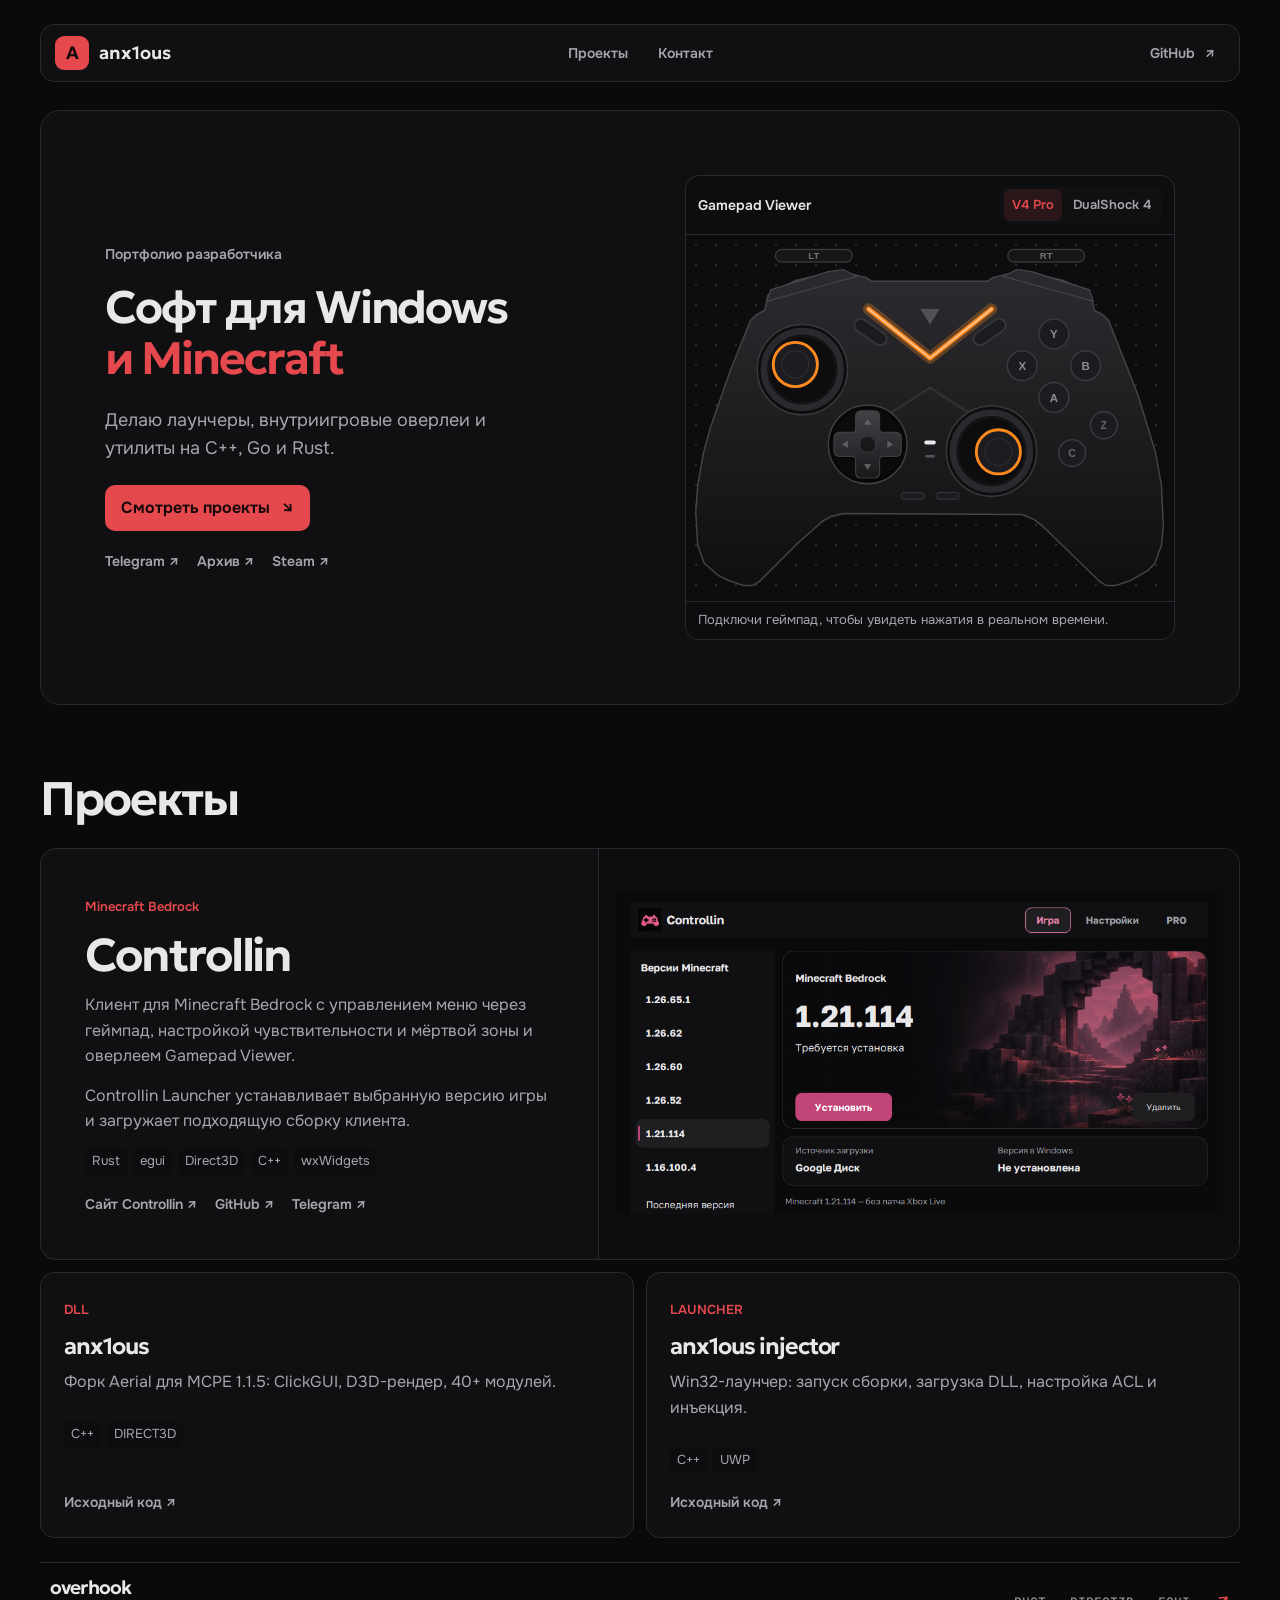
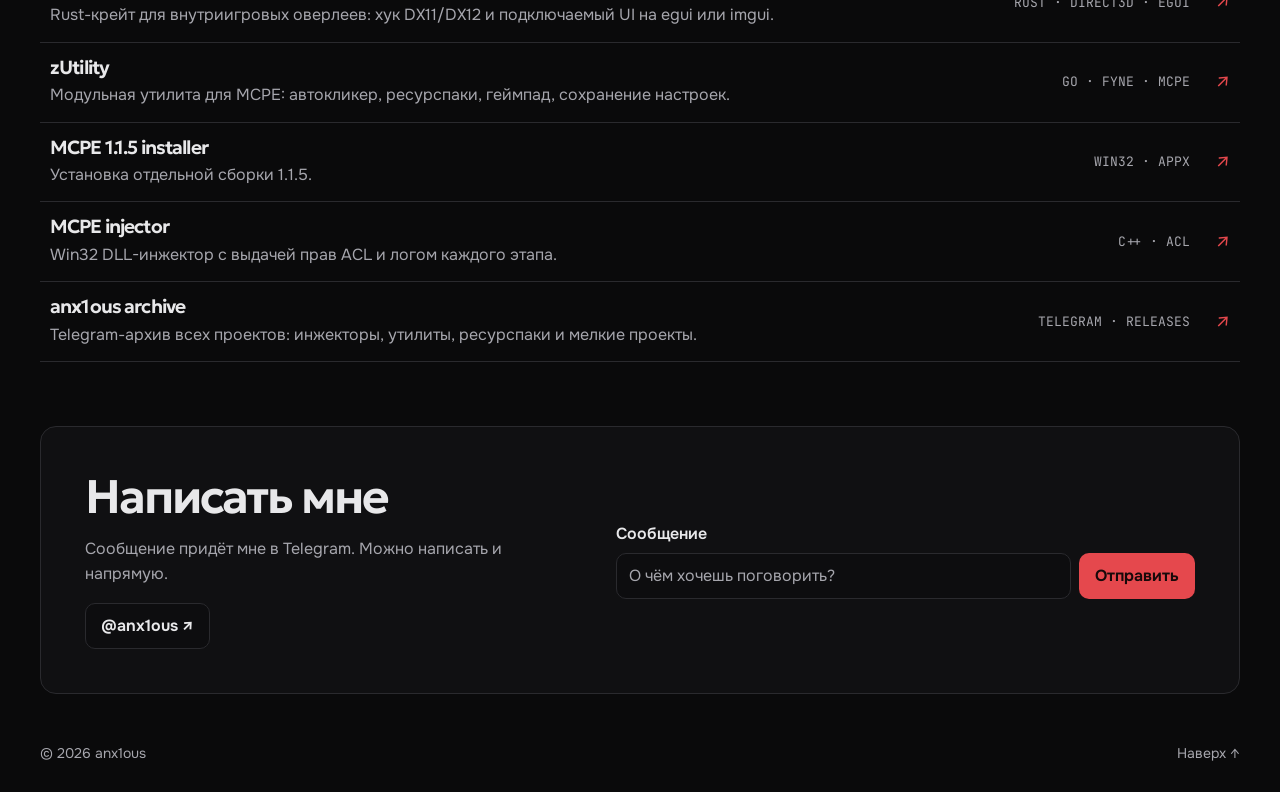
<file: index.html>
<!doctype html>
<html lang="ru">
<head>
  <meta charset="utf-8">
  <meta name="viewport" content="width=device-width, initial-scale=1">
  <meta name="description" content="Портфолио anx1ous: Windows-утилиты, инструменты для Minecraft, Rust-библиотеки и ресурспаки.">
  <link rel="canonical" href="https://anx1ous.ru/">
  <link rel="icon" href="favicon.svg?v=2" type="image/svg+xml">
  <meta property="og:type" content="website">
  <meta property="og:url" content="https://anx1ous.ru/">
  <meta property="og:title" content="anx1ous / software & mcpe">
  <meta property="og:description" content="Windows-утилиты, инструменты для Minecraft, Rust-библиотеки и ресурспаки.">
  <meta property="og:image" content="https://anx1ous.ru/og.png">
  <meta property="og:image:width" content="1200">
  <meta property="og:image:height" content="630">
  <meta name="twitter:card" content="summary_large_image">
  <meta name="theme-color" content="#0a0a0b">
  <title>anx1ous / software & mcpe</title>

  <link rel="preconnect" href="https://fonts.googleapis.com">
  <link rel="preconnect" href="https://fonts.gstatic.com" crossorigin>
  <link href="https://fonts.googleapis.com/css2?family=Geologica:wght@500;600;700&family=JetBrains+Mono:wght@400;500&family=Onest:wght@400;500;600;700&display=swap" rel="stylesheet">

  <script>document.documentElement.classList.add('js');</script>
  <link rel="stylesheet" href="styles.css?v=8">
  <script src="script.js?v=6" defer></script>
  <script src="gamepad.js?v=5" defer></script>
</head>
<body>
  <header class="site-header">
    <a class="brand" href="#top" aria-label="anx1ous, наверх">
      <span class="brand-mark">A</span>
      <span>anx1ous</span>
    </a>
    <nav class="site-nav" id="site-nav" aria-label="Основная навигация">
      <a href="#projects">Проекты</a>
      <a href="#contact">Контакт</a>
    </nav>
    <a class="header-link" href="https://github.com/qcountel" target="_blank" rel="noreferrer">GitHub <span aria-hidden="true">↗</span></a>
  </header>

  <main id="top">
    <section class="hero shell">
      <div class="hero-copy">
        <p class="eyebrow">Портфолио разработчика</p>
        <h1 class="hero-title">Софт для Windows <em>и Minecraft</em></h1>
        <p class="hero-lead">Делаю лаунчеры, внутриигровые оверлеи и утилиты на C++, Go и Rust.</p>
        <div class="hero-actions">
          <a class="button primary" href="#projects">Смотреть проекты <span aria-hidden="true">↘</span></a>
        </div>
        <div class="hero-links">
          <a href="https://t.me/anx1ous" target="_blank" rel="noreferrer">Telegram ↗</a>
          <a href="https://t.me/anx1ous_archive" target="_blank" rel="noreferrer">Архив ↗</a>
          <a href="https://steamcommunity.com/id/anx1ouss/" target="_blank" rel="noreferrer">Steam ↗</a>
        </div>
      </div>

      <figure class="pad" aria-label="Gamepad Viewer">
        <div class="pad-bar">
          <span>Gamepad Viewer</span>
          <div class="pad-skins" role="group" aria-label="Скин">
            <button type="button" class="chip active" data-skin="v4pro" aria-pressed="true">V4 Pro</button>
            <button type="button" class="chip" data-skin="ds4" aria-pressed="false">DualShock 4</button>
          </div>
        </div>
        <canvas class="pad-canvas" id="padCanvas"></canvas>
        <noscript><style>.pad-canvas,.pad-skins{display:none}</style><img class="pad-fallback" src="img/controllin-gamepad.svg" alt="Gamepad Viewer в Controllin"></noscript>
        <figcaption>Подключи геймпад, чтобы увидеть нажатия в реальном времени.</figcaption>
      </figure>
    </section>

    <section class="projects shell" id="projects">
      <div class="section-heading reveal">
        <h2>Проекты</h2>
      </div>

      <!-- Главный проект -->
      <article class="featured reveal" id="controllin">
        <div class="featured-copy">
          <div class="project-top">
            <span class="project-tag">Minecraft Bedrock</span>
          </div>
          <h3>Controllin</h3>
          <p>Клиент для Minecraft Bedrock с управлением меню через геймпад, настройкой чувствительности и мёртвой зоны и оверлеем Gamepad Viewer.</p>
          <div class="featured-side">
            <p>Controllin Launcher устанавливает выбранную версию игры и загружает подходящую сборку клиента.</p>
            <ul class="tags"><li>Rust</li><li>egui</li><li>Direct3D</li><li>C++</li><li>wxWidgets</li></ul>
            <div class="project-links">
              <a class="text-link" href="https://controllin.ru/" target="_blank" rel="noreferrer">Сайт Controllin ↗</a>
              <a class="text-link" href="https://github.com/qcountel/controllin" target="_blank" rel="noreferrer">GitHub ↗</a>
              <a class="text-link" href="https://t.me/cntrlln" target="_blank" rel="noreferrer">Telegram ↗</a>
            </div>
          </div>
        </div>
        <div class="featured-preview">
          <img src="img/controllin-launcher.png" alt="Вкладка «Игра» в Controllin Launcher со списком версий Minecraft" loading="lazy" width="944" height="496">
        </div>
      </article>

      <!-- Проекты -->
      <div class="project-grid">
        <article class="card reveal">
          <div class="card-body">
            <div class="project-top">
              <span class="project-tag">DLL</span>
            </div>
            <h3>anx1ous</h3>
            <p>Форк Aerial для MCPE 1.1.5: ClickGUI, D3D-рендер, 40+ модулей.</p>
            <ul class="tags"><li>C++</li><li>DIRECT3D</li></ul>
            <a class="text-link" href="https://github.com/qcountel/anx1ous" target="_blank" rel="noreferrer">Исходный код ↗</a>
          </div>
        </article>

        <article class="card reveal">
          <div class="card-body">
            <div class="project-top">
              <span class="project-tag">LAUNCHER</span>
            </div>
            <h3>anx1ous injector</h3>
            <p>Win32-лаунчер: запуск сборки, загрузка DLL, настройка ACL и инъекция.</p>
            <ul class="tags"><li>C++</li><li>UWP</li></ul>
            <a class="text-link" href="https://github.com/qcountel/anx1ous-injector" target="_blank" rel="noreferrer">Исходный код ↗</a>
          </div>
        </article>
      </div>

      <!-- Остальное списком -->
      <ul class="rows">
        <li class="row reveal">
          <div><h3>overhook</h3><p>Rust-крейт для внутриигровых оверлеев: хук DX11/DX12 и подключаемый UI на egui или imgui.</p></div>
          <span class="row-tags">RUST · DIRECT3D · EGUI</span>
          <a class="row-link" href="https://github.com/qcountel/overhook" target="_blank" rel="noreferrer" aria-label="overhook на GitHub">↗</a>
        </li>
        <li class="row reveal">
          <div><h3>zUtility</h3><p>Модульная утилита для MCPE: автокликер, ресурспаки, геймпад, сохранение настроек.</p></div>
          <span class="row-tags">GO · FYNE · MCPE</span>
          <a class="row-link" href="https://github.com/qcountel/zUtility" target="_blank" rel="noreferrer" aria-label="zUtility на GitHub">↗</a>
        </li>
        <li class="row reveal">
          <div><h3>MCPE 1.1.5 installer</h3><p>Установка отдельной сборки 1.1.5.</p></div>
          <span class="row-tags">WIN32 · APPX</span>
          <a class="row-link" href="https://github.com/qcountel/mcpe-installer/tree/main" target="_blank" rel="noreferrer" aria-label="MCPE 1.1.5 installer на GitHub">↗</a>
        </li>
        <li class="row reveal">
          <div><h3>MCPE injector</h3><p>Win32 DLL-инжектор с выдачей прав ACL и логом каждого этапа.</p></div>
          <span class="row-tags">C++ · ACL</span>
          <a class="row-link" href="https://github.com/qcountel/MCPE-injector" target="_blank" rel="noreferrer" aria-label="MCPE injector на GitHub">↗</a>
        </li>
        <li class="row reveal">
          <div><h3>anx1ous archive</h3><p>Telegram-архив всех проектов: инжекторы, утилиты, ресурспаки и мелкие проекты.</p></div>
          <span class="row-tags">TELEGRAM · RELEASES</span>
          <a class="row-link" href="https://t.me/anx1ous_archive" target="_blank" rel="noreferrer" aria-label="Канал anx1ous archive">↗</a>
        </li>
      </ul>
    </section>

    <section class="contact shell" id="contact">
      <div class="section-heading reveal">
        <h2>Написать мне</h2>
        <p class="contact-lead">Сообщение придёт мне в Telegram. Можно написать и напрямую.</p>
        <a class="button" href="https://t.me/anx1ous" target="_blank" rel="noreferrer">@anx1ous ↗</a>
      </div>

      <noscript><style>#contact-form{display:none}</style></noscript>
      <form class="terminal reveal" id="contact-form" method="post">
        <div class="terminal-body">
          <label for="terminal-input">Сообщение</label>
          <div class="terminal-input-line">
            <input class="hp-field" id="terminal-website" type="text" name="website" tabindex="-1" autocomplete="off" aria-hidden="true">
            <input class="terminal-input" id="terminal-input" name="message" type="text" placeholder="О чём хочешь поговорить?" autocomplete="off" maxlength="300" required>
            <button class="button primary" type="submit">Отправить</button>
          </div>
          <div class="terminal-log" id="terminal-log" role="status" tabindex="-1"></div>
        </div>
      </form>
    </section>
  </main>

  <footer class="site-footer">
    <p>© 2026 anx1ous</p>
    <a href="#top">Наверх ↑</a>
  </footer>
</body>
</html>
</file>
<file: styles.css>
:root {
  color-scheme: dark;
  --bg: #0a0a0b;
  --surface: #101012;
  --recess: #0d0d0f;
  --line: #2a2a2e;
  --ink: #e8e8ea;
  --muted: #a6a6ad;
  --accent: #e5484d;
  --accent-ink: #17090a;
  --heading: Geologica, Onest, Arial, sans-serif;
  --body: Onest, Arial, sans-serif;
  --mono: "JetBrains Mono", Consolas, monospace;
  --ease: cubic-bezier(.23, 1, .32, 1);
}

* { box-sizing: border-box; }
html { scroll-behavior: smooth; scroll-padding-top: 106px; }
body { margin: 0; background: var(--bg); color: var(--ink); font: 400 16px/1.6 var(--body); }
a { color: inherit; text-decoration: none; }
button, input { font: inherit; }
button { color: inherit; cursor: pointer; }
img { display: block; max-width: 100%; height: auto; }
:focus-visible { outline: 2px solid var(--accent); outline-offset: 4px; }
::selection { background: var(--accent); color: var(--accent-ink); }

.shell, .site-header, .site-footer { width: min(1200px, calc(100% - 64px)); margin-inline: auto; }
.site-header {
  position: sticky;
  z-index: 5;
  top: 12px;
  display: grid;
  grid-template-columns: 1fr auto 1fr;
  align-items: center;
  gap: 12px;
  margin-top: 24px;
  padding: 10px 14px;
  border: 1px solid var(--line);
  border-radius: 14px;
  background: var(--surface);
}
.brand, .site-nav, .header-link { display: flex; align-items: center; gap: 10px; }
.brand { width: max-content; font: 600 18px/1 var(--heading); }
.brand-mark { display: grid; place-items: center; width: 34px; height: 34px; border-radius: 9px; background: var(--accent); color: var(--accent-ink); }
.site-nav a, .header-link { border-radius: 8px; padding: 7px 10px; color: var(--muted); font-size: 14px; font-weight: 600; }
.header-link { justify-self: end; }
.site-nav a:hover, .header-link:hover { color: var(--ink); background: var(--recess); }

.hero {
  display: grid;
  grid-template-columns: 1fr minmax(0, .95fr);
  align-items: center;
  gap: clamp(24px, 5vw, 80px);
  margin-top: 28px;
  padding: clamp(26px, 5vw, 68px);
  border: 1px solid var(--line);
  border-radius: 20px;
  background: var(--surface);
}
.eyebrow { margin: 0 0 16px; color: var(--muted); font-size: 14px; font-weight: 600; }
h1, h2, h3 { font-family: var(--heading); font-weight: 600; letter-spacing: -.045em; line-height: 1.12; }
.hero-title { margin: 0; font-size: clamp(30px, 3.55vw, 52px); }
.hero-title em { display: block; color: var(--accent); font-style: normal; }
.hero-lead { max-width: 34ch; margin: 22px 0; color: var(--muted); font-size: 18px; }
.button {
  display: inline-flex;
  min-height: 44px;
  align-items: center;
  justify-content: center;
  gap: 12px;
  padding: 9px 15px;
  border: 1px solid var(--line);
  border-radius: 10px;
  background: var(--recess);
  color: var(--ink);
  font-weight: 650;
  white-space: nowrap;
  transition: background .16s var(--ease), color .16s var(--ease), transform .12s var(--ease);
}
.button:hover { border-color: var(--accent); }
.button:active { transform: scale(.97); }
.button.primary { border-color: transparent; background: var(--accent); color: var(--accent-ink); }
.button.primary:hover { background: #f46064; }
.button:disabled { opacity: .65; cursor: wait; }
.hero-links, .project-links { display: flex; flex-wrap: wrap; gap: 8px 18px; }
.hero-links { margin-top: 19px; }
.hero-links a, .text-link { color: var(--muted); font-size: 14px; font-weight: 600; }
.hero-links a:hover, .text-link:hover { color: var(--accent); }

.pad { min-width: 0; margin: 0; overflow: hidden; border: 1px solid var(--line); border-radius: 14px; background: var(--recess); }
.pad-bar { display: flex; align-items: center; justify-content: space-between; flex-wrap: wrap; gap: 8px; padding: 10px 12px; border-bottom: 1px solid var(--line); font-size: 14px; font-weight: 600; }
.pad-skins { display: flex; gap: 3px; padding: 3px; border-radius: 9px; background: var(--surface); }
.chip { min-height: 32px; padding: 4px 8px; border: 0; border-radius: 7px; background: transparent; color: var(--muted); font-size: 13px; }
.chip.active { background: #291719; color: var(--accent); }
.chip:hover { color: var(--ink); }
.pad-canvas { display: block; width: 100%; aspect-ratio: 4 / 3; background-image: radial-gradient(#2f282a 1px, transparent 1px); background-size: 20px 20px; }
.pad-fallback { width: 100%; aspect-ratio: 4 / 3; object-fit: contain; }
.pad figcaption { padding: 8px 12px; border-top: 1px solid var(--line); color: var(--muted); font-size: 13px; }

.projects { padding-block: 68px 0; }
.section-heading { margin-bottom: 22px; }
.section-heading h2 { margin: 0; font-size: clamp(30px, 4vw, 47px); }
.featured { display: grid; grid-template-columns: minmax(0, 1fr) minmax(0, 1.15fr); align-items: center; border: 1px solid var(--line); border-radius: 16px; overflow: hidden; background: var(--surface); }
.featured-copy { padding: clamp(20px, 4vw, 44px); }
.project-top { margin: 0 0 12px; }
.project-tag { color: var(--accent); font-size: 13px; font-weight: 600; }
h3 { margin: 0 0 10px; font-size: 23px; }
.featured h3 { font-size: clamp(28px, 4vw, 46px); }
.featured p, .card p, .row p, .contact-lead { margin: 0 0 14px; color: var(--muted); }
.featured-preview { display: grid; align-items: center; min-width: 0; height: 100%; min-height: 240px; padding: 16px; background: var(--recess); border-left: 1px solid var(--line); }
.featured-preview img { width: 100%; max-height: 360px; object-fit: contain; }
.tags { display: flex; flex-wrap: wrap; gap: 6px; margin: 12px 0 18px; padding: 0; list-style: none; }
.tags li { padding: 3px 7px; border-radius: 6px; background: var(--recess); color: var(--muted); font-size: 13px; }
.project-grid { display: grid; grid-template-columns: repeat(2, minmax(0, 1fr)); gap: 12px; margin-top: 12px; }
.card { display: flex; border: 1px solid var(--line); border-radius: 14px; background: var(--surface); }
.card-body { display: flex; flex: 1; flex-direction: column; padding: 23px; }
.card .text-link { margin-top: auto; align-self: start; }
.rows { padding: 0; margin: 24px 0 0; list-style: none; border-top: 1px solid var(--line); }
.row { position: relative; display: grid; grid-template-columns: minmax(0, 1fr) auto 24px; gap: 16px; align-items: center; padding: 14px 10px; border-bottom: 1px solid var(--line); }
.row:hover, .row:focus-within { background: var(--surface); }
.row h3 { margin: 0 0 4px; font-size: 19px; }
.row p { margin: 0; }
.row-tags { color: var(--muted); font: 400 13px/1.5 var(--mono); }
.row-link { justify-self: end; color: var(--accent); font-size: 20px; }
.row-link::after { position: absolute; inset: 0; content: ""; }

.contact { display: grid; grid-template-columns: minmax(0, 1fr) minmax(0, 1.15fr); align-items: center; gap: 28px; margin-block: 64px 36px; padding: clamp(22px, 4vw, 44px); border: 1px solid var(--line); border-radius: 16px; background: var(--surface); }
.contact .section-heading { margin: 0; }
.contact-lead { margin-block: 12px 16px; }
.terminal { min-width: 0; }
.terminal-body label { display: block; margin-bottom: 7px; font-weight: 600; }
.terminal-input-line { display: flex; align-items: center; gap: 8px; }
.terminal-input { flex: 1; min-width: 0; width: 100%; min-height: 44px; padding: 9px 12px; border: 1px solid var(--line); border-radius: 10px; background: var(--recess); color: var(--ink); }
.terminal-input::placeholder { color: var(--muted); }
.terminal-log { max-height: 100px; overflow: auto; color: var(--muted); font-size: 14px; overflow-wrap: anywhere; }
.terminal-log:not(:empty) { margin-top: 10px; }
.terminal-log-line { margin: 2px 0; }
.terminal-log:focus { outline: none; }
.terminal-log-ok { color: #8fd7a0; }
.terminal-log-err { color: #ff9b92; }
.hp-field { position: absolute; width: 1px; height: 1px; clip-path: inset(50%); pointer-events: none; }

.site-footer { display: flex; justify-content: space-between; gap: 16px; padding: 12px 0 28px; color: var(--muted); font-size: 14px; }
.site-footer p { margin: 0; }
.site-footer a:hover { color: var(--accent); }

.js .reveal.visible { animation: enter .5s var(--ease) both; }
@keyframes enter { from { opacity: .5; transform: translateY(9px); } to { opacity: 1; transform: translateY(0); } }

@media (max-width: 1000px) {
  .hero { gap: 24px; padding: 28px; }
  .hero-title { font-size: clamp(29px, 4.1vw, 42px); }
}
@media (max-width: 780px) {
  .shell, .site-header, .site-footer { width: calc(100% - 32px); }
  .hero { grid-template-columns: 1fr; }
  .pad { width: 100%; max-width: 530px; }
  .row-tags { grid-row: 2; grid-column: 1; }
  .row { grid-template-columns: minmax(0, 1fr) 24px; gap: 4px 12px; }
  .row-link { grid-column: 2; grid-row: 1 / 3; }
  .contact { grid-template-columns: 1fr; }
}
@media (max-width: 540px) {
  .site-header { top: 8px; gap: 4px; padding: 7px; margin-top: 12px; }
  .brand { gap: 5px; font-size: 14px; }
  .brand-mark { width: 27px; height: 27px; border-radius: 7px; }
  .site-nav, .header-link { gap: 3px; }
  .site-nav a, .header-link { padding: 6px 4px; font-size: 13px; }
  .header-link span { display: none; }
  .hero { margin-top: 16px; padding: 18px; }
  .hero-title { font-size: clamp(24px, 8.6vw, 38px); }
  .hero-lead { margin-block: 14px 18px; }
  .projects { padding-top: 42px; }
  .featured, .project-grid { grid-template-columns: 1fr; }
  .featured-preview { min-height: 0; border-top: 1px solid var(--line); border-left: 0; }
  .contact { margin-top: 42px; }
  .terminal-input-line { align-items: stretch; flex-direction: column; }
}
@media (prefers-reduced-motion: reduce) {
  html { scroll-behavior: auto; }
  .js .reveal.visible { animation: none; }
  .button { transition: none; }
}
</file>
